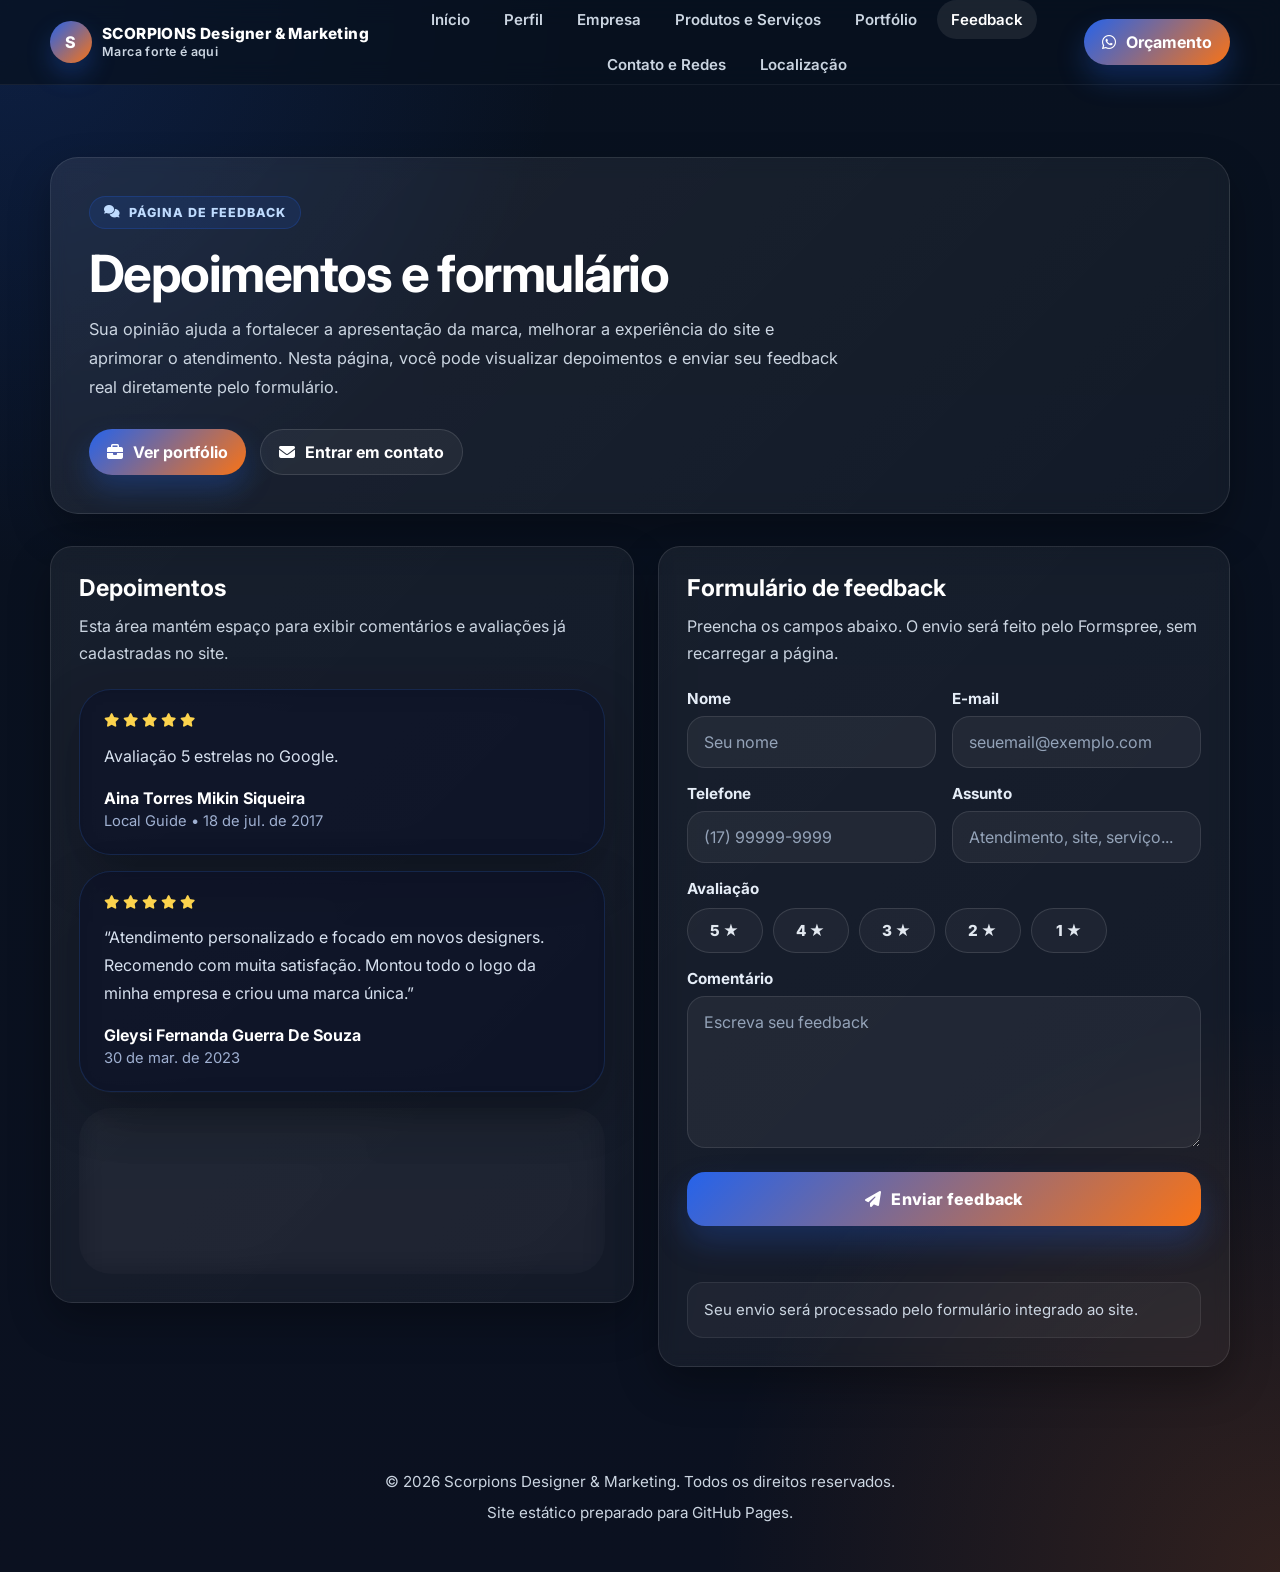
<file: feedback.html>
<!DOCTYPE html>
<html lang="pt-BR">
<head>
  <meta charset="UTF-8">
  <meta name="viewport" content="width=device-width, initial-scale=1.0">
  <title>Feedback | Scorpions Designer & Marketing</title>
  <meta name="description" content="Envie seu feedback para a Scorpions Designer & Marketing.">

  <link rel="preconnect" href="https://fonts.googleapis.com">
  <link rel="preconnect" href="https://fonts.gstatic.com" crossorigin>
  <link href="https://fonts.googleapis.com/css2?family=Inter:wght@400;500;600;700;800&display=swap" rel="stylesheet">
  <link rel="stylesheet" href="https://cdnjs.cloudflare.com/ajax/libs/font-awesome/6.5.2/css/all.min.css">
  <link rel="stylesheet" href="assets/css/styles.css">

  <style>
    :root {
      --fb-bg: #0b1120;
      --fb-surface: rgba(255, 255, 255, 0.06);
      --fb-surface-2: rgba(255, 255, 255, 0.04);
      --fb-border: rgba(255, 255, 255, 0.10);
      --fb-text: #ffffff;
      --fb-muted: #cbd5e1;
      --fb-muted-2: #94a3b8;
      --fb-primary: #2563eb;
      --fb-primary-2: #f97316;
      --fb-shadow: 0 18px 42px rgba(0, 0, 0, 0.30);
      --fb-radius: 22px;
      --fb-shell: 1180px;
    }

    * { box-sizing: border-box; }
    html { scroll-behavior: smooth; }

    body {
      margin: 0;
      font-family: "Inter", sans-serif;
      color: var(--fb-text);
      background:
        radial-gradient(circle at top left, rgba(37, 99, 235, 0.18), transparent 28%),
        radial-gradient(circle at bottom right, rgba(249, 115, 22, 0.16), transparent 28%),
        linear-gradient(180deg, #08111f 0%, #0b1120 100%);
      min-height: 100vh;
    }

    a {
      color: inherit;
      text-decoration: none;
    }

    .fb-shell {
      width: min(100% - 32px, var(--fb-shell));
      margin: 0 auto;
    }

    .fb-topbar {
      position: sticky;
      top: 0;
      z-index: 100;
      backdrop-filter: blur(12px);
      -webkit-backdrop-filter: blur(12px);
      background: rgba(8, 17, 31, 0.72);
      border-bottom: 1px solid rgba(255, 255, 255, 0.06);
    }

    .fb-topbar-inner {
      display: flex;
      align-items: center;
      justify-content: space-between;
      gap: 18px;
      min-height: 78px;
    }

    .fb-brand {
      display: flex;
      align-items: center;
      gap: 10px;
      font-weight: 800;
      letter-spacing: 0.4px;
      white-space: nowrap;
    }

    .fb-brand-mark {
      display: inline-flex;
      width: 42px;
      height: 42px;
      align-items: center;
      justify-content: center;
      border-radius: 50%;
      background: linear-gradient(135deg, var(--fb-primary), var(--fb-primary-2));
      box-shadow: 0 12px 25px rgba(37, 99, 235, 0.28);
      font-size: 1rem;
      font-weight: 800;
    }

    .fb-brand-text {
      display: flex;
      flex-direction: column;
      line-height: 1;
    }

    .fb-brand-text strong {
      font-size: 0.96rem;
      font-weight: 800;
    }

    .fb-brand-text span {
      font-size: 0.78rem;
      color: var(--fb-muted);
      font-weight: 600;
      margin-top: 5px;
    }

    .fb-nav {
      display: flex;
      align-items: center;
      justify-content: center;
      gap: 6px;
      flex-wrap: wrap;
    }

    .fb-nav a {
      padding: 10px 14px;
      border-radius: 999px;
      color: var(--fb-muted);
      font-size: 0.94rem;
      font-weight: 600;
      transition: 0.25s ease;
    }

    .fb-nav a:hover,
    .fb-nav a.fb-active {
      color: #fff;
      background: rgba(255, 255, 255, 0.08);
    }

    .fb-cta,
    .fb-submit {
      display: inline-flex;
      align-items: center;
      justify-content: center;
      gap: 10px;
      border: 0;
      background: linear-gradient(135deg, var(--fb-primary), var(--fb-primary-2));
      color: #fff;
      font-weight: 700;
      transition: 0.25s ease;
    }

    .fb-cta {
      min-height: 46px;
      padding: 0 18px;
      border-radius: 999px;
      box-shadow: 0 14px 28px rgba(37, 99, 235, 0.28);
      white-space: nowrap;
    }

    .fb-cta:hover,
    .fb-submit:hover {
      transform: translateY(-1px);
      filter: brightness(1.04);
    }

    .fb-hero {
      padding: 72px 0 32px;
    }

    .fb-hero-card,
    .fb-card {
      border: 1px solid var(--fb-border);
      box-shadow: var(--fb-shadow);
      backdrop-filter: blur(8px);
      -webkit-backdrop-filter: blur(8px);
    }

    .fb-hero-card {
      position: relative;
      overflow: hidden;
      padding: 38px;
      border-radius: 28px;
      background: linear-gradient(135deg, rgba(255,255,255,0.08), rgba(255,255,255,0.04));
    }

    .fb-kicker {
      display: inline-flex;
      align-items: center;
      gap: 8px;
      padding: 8px 14px;
      border-radius: 999px;
      background: rgba(37, 99, 235, 0.12);
      border: 1px solid rgba(37, 99, 235, 0.24);
      color: #bfdbfe;
      font-size: 0.78rem;
      font-weight: 800;
      letter-spacing: 1px;
      text-transform: uppercase;
      margin-bottom: 18px;
    }

    .fb-hero h1 {
      margin: 0 0 14px;
      font-size: clamp(2rem, 4vw, 3.4rem);
      line-height: 1.05;
      letter-spacing: -0.03em;
    }

    .fb-hero p,
    .fb-card-text,
    .fb-note,
    .fb-empty-review,
    .fb-footer {
      color: var(--fb-muted);
      line-height: 1.7;
    }

    .fb-hero p {
      margin: 0;
      max-width: 760px;
      font-size: 1.02rem;
      line-height: 1.8;
    }

    .fb-hero-actions {
      display: flex;
      flex-wrap: wrap;
      gap: 14px;
      margin-top: 26px;
    }

    .fb-btn-secondary {
      display: inline-flex;
      align-items: center;
      gap: 10px;
      min-height: 46px;
      padding: 0 18px;
      border-radius: 999px;
      border: 1px solid rgba(255, 255, 255, 0.12);
      background: rgba(255, 255, 255, 0.05);
      color: #fff;
      font-weight: 700;
      transition: 0.25s ease;
    }

    .fb-btn-secondary:hover {
      background: rgba(255, 255, 255, 0.09);
      transform: translateY(-1px);
    }

    .fb-main {
      padding-bottom: 70px;
    }

    .fb-grid {
      display: grid;
      grid-template-columns: 1.02fr 1fr;
      gap: 24px;
      align-items: start;
    }

    .fb-card {
      padding: 28px;
      border-radius: var(--fb-radius);
      background: linear-gradient(135deg, var(--fb-surface), var(--fb-surface-2));
    }

    .fb-card h2 {
      margin: 0 0 10px;
      font-size: 1.45rem;
      line-height: 1.2;
    }

    .fb-card-text {
      margin: 0 0 22px;
    }

    .fb-reviews-grid {
      display: grid;
      gap: 16px;
    }

    .fb-empty-review {
      padding: 18px;
      border-radius: 18px;
      background: rgba(255,255,255,0.04);
      border: 1px dashed rgba(255,255,255,0.12);
    }

    .fb-form-grid {
      display: grid;
      grid-template-columns: 1fr 1fr;
      gap: 16px;
    }

    .fb-field {
      display: flex;
      flex-direction: column;
      gap: 8px;
      margin-bottom: 16px;
    }

    .fb-field label {
      font-size: 0.95rem;
      font-weight: 700;
      color: #e5edf7;
    }

    .fb-input,
    .fb-textarea {
      width: 100%;
      padding: 15px 16px;
      border-radius: 18px;
      border: 1px solid rgba(255, 255, 255, 0.10);
      background: rgba(255, 255, 255, 0.05);
      color: #fff;
      font: inherit;
      outline: none;
      transition: 0.25s ease;
    }

    .fb-input::placeholder,
    .fb-textarea::placeholder {
      color: var(--fb-muted-2);
    }

    .fb-input:focus,
    .fb-textarea:focus {
      border-color: rgba(37, 99, 235, 0.60);
      box-shadow: 0 0 0 4px rgba(37, 99, 235, 0.14);
      transform: translateY(-1px);
    }

    .fb-textarea {
      resize: vertical;
      min-height: 150px;
    }

    .fb-rating-group {
      display: flex;
      flex-wrap: wrap;
      gap: 10px;
      margin-top: 2px;
    }

    .fb-rating-pill {
      position: relative;
      cursor: pointer;
    }

    .fb-rating-pill input {
      position: absolute;
      opacity: 0;
      pointer-events: none;
    }

    .fb-rating-pill span {
      display: inline-flex;
      align-items: center;
      justify-content: center;
      min-width: 76px;
      padding: 12px 14px;
      border-radius: 999px;
      background: rgba(255, 255, 255, 0.04);
      border: 1px solid rgba(255, 255, 255, 0.12);
      color: #e2e8f0;
      font-weight: 800;
      transition: 0.25s ease;
    }

    .fb-rating-pill input:checked + span {
      color: #fff;
      border-color: transparent;
      background: linear-gradient(135deg, var(--fb-primary), var(--fb-primary-2));
      box-shadow: 0 14px 28px rgba(37, 99, 235, 0.24);
    }

    .fb-submit {
      width: 100%;
      min-height: 54px;
      margin-top: 8px;
      border-radius: 18px;
      font: inherit;
      font-weight: 800;
      letter-spacing: 0.2px;
      cursor: pointer;
      box-shadow: 0 16px 32px rgba(37, 99, 235, 0.25);
    }

    .fb-submit:disabled {
      opacity: 0.78;
      cursor: not-allowed;
      transform: none;
    }

    .fb-status {
      min-height: 24px;
      margin: 16px 0 0;
      color: var(--fb-muted);
      font-weight: 700;
      line-height: 1.5;
    }

    .fb-status.success { color: #86efac; }
    .fb-status.error { color: #fdba74; }

    .fb-note {
      margin-top: 16px;
      padding: 14px 16px;
      border-radius: 16px;
      background: rgba(255,255,255,0.04);
      border: 1px solid rgba(255,255,255,0.08);
      font-size: 0.94rem;
    }

    .fb-footer {
      padding: 26px 0 40px;
      text-align: center;
      font-size: 0.95rem;
    }

    .fb-footer p { margin: 6px 0; }

    @media (max-width: 1080px) {
      .fb-topbar-inner {
        flex-direction: column;
        justify-content: center;
        padding: 18px 0;
      }

      .fb-nav {
        justify-content: center;
      }
    }

    @media (max-width: 900px) {
      .fb-grid {
        grid-template-columns: 1fr;
      }
    }

    @media (max-width: 720px) {
      .fb-shell {
        width: min(100% - 20px, var(--fb-shell));
      }

      .fb-hero {
        padding-top: 46px;
      }

      .fb-hero-card,
      .fb-card {
        padding: 22px 18px;
      }

      .fb-form-grid {
        grid-template-columns: 1fr;
        gap: 0;
      }

      .fb-nav {
        gap: 2px;
      }

      .fb-nav a {
        padding: 9px 11px;
        font-size: 0.88rem;
      }

      .fb-cta {
        width: 100%;
      }

      .fb-rating-pill span {
        min-width: 64px;
        padding: 11px 12px;
      }
    }
  </style>
</head>
<body>
  <header class="fb-topbar">
    <div class="fb-shell fb-topbar-inner">
      <a class="fb-brand" href="index.html" aria-label="Scorpions Designer & Marketing">
        <span class="fb-brand-mark">S</span>
        <span class="fb-brand-text">
          <strong>SCORPIONS Designer & Marketing</strong>
          <span>Marca forte é aqui</span>
        </span>
      </a>

      <nav class="fb-nav" aria-label="Navegação principal">
        <a href="index.html">Início</a>
        <a href="perfil.html">Perfil</a>
        <a href="empresa.html">Empresa</a>
        <a href="servicos.html">Produtos e Serviços</a>
        <a href="portfolio.html">Portfólio</a>
        <a href="feedback.html" class="fb-active">Feedback</a>
        <a href="contato-redes.html">Contato e Redes</a>
        <a href="localizacao.html">Localização</a>
      </nav>

      <a class="fb-cta" href="https://wa.me/5517981059612?text=Ol%C3%A1%2C%20gostaria%20de%20pedir%20um%20or%C3%A7amento." target="_blank" rel="noopener noreferrer">
        <i class="fa-brands fa-whatsapp"></i>
        Orçamento
      </a>
    </div>
  </header>

  <main class="fb-main">
    <section class="fb-hero">
      <div class="fb-shell">
        <div class="fb-hero-card">
          <div class="fb-kicker">
            <i class="fa-solid fa-comments"></i>
            Página de Feedback
          </div>

          <h1>Depoimentos e formulário</h1>
          <p>
            Sua opinião ajuda a fortalecer a apresentação da marca, melhorar a experiência do site
            e aprimorar o atendimento. Nesta página, você pode visualizar depoimentos e enviar seu
            feedback real diretamente pelo formulário.
          </p>

          <div class="fb-hero-actions">
            <a class="fb-cta" href="portfolio.html">
              <i class="fa-solid fa-briefcase"></i>
              Ver portfólio
            </a>

            <a class="fb-btn-secondary" href="contato-redes.html">
              <i class="fa-solid fa-envelope"></i>
              Entrar em contato
            </a>
          </div>
        </div>
      </div>
    </section>

    <section>
      <div class="fb-shell">
        <div class="fb-grid">
          <article class="fb-card">
            <h2>Depoimentos</h2>
            <p class="fb-card-text">
              Esta área mantém espaço para exibir comentários e avaliações já cadastradas no site.
            </p>

            <div id="reviews-grid" class="fb-reviews-grid">
              <div class="fb-empty-review">Carregando depoimentos...</div>
            </div>
          </article>

          <article class="fb-card">
            <h2>Formulário de feedback</h2>
            <p class="fb-card-text">
              Preencha os campos abaixo. O envio será feito pelo Formspree, sem recarregar a página.
            </p>

            <form id="feedback-form" class="fb-form" action="https://formspree.io/f/xnjoknje" method="POST">
              <input type="hidden" name="_subject" value="Novo feedback - Scorpions Designer & Marketing">

              <div class="fb-form-grid">
                <div class="fb-field">
                  <label for="nome">Nome</label>
                  <input class="fb-input" id="nome" name="nome" type="text" placeholder="Seu nome" required>
                </div>

                <div class="fb-field">
                  <label for="email">E-mail</label>
                  <input class="fb-input" id="email" name="email" type="email" placeholder="seuemail@exemplo.com" required>
                </div>
              </div>

              <div class="fb-form-grid">
                <div class="fb-field">
                  <label for="telefone">Telefone</label>
                  <input class="fb-input" id="telefone" name="telefone" type="text" placeholder="(17) 99999-9999">
                </div>

                <div class="fb-field">
                  <label for="assunto">Assunto</label>
                  <input class="fb-input" id="assunto" name="assunto" type="text" placeholder="Atendimento, site, serviço..." required>
                </div>
              </div>

              <div class="fb-field">
                <label>Avaliação</label>
                <div class="fb-rating-group" role="radiogroup" aria-label="Avaliação">
                  <label class="fb-rating-pill"><input type="radio" name="nota" value="5" required><span>5 ★</span></label>
                  <label class="fb-rating-pill"><input type="radio" name="nota" value="4" required><span>4 ★</span></label>
                  <label class="fb-rating-pill"><input type="radio" name="nota" value="3" required><span>3 ★</span></label>
                  <label class="fb-rating-pill"><input type="radio" name="nota" value="2" required><span>2 ★</span></label>
                  <label class="fb-rating-pill"><input type="radio" name="nota" value="1" required><span>1 ★</span></label>
                </div>
              </div>

              <div class="fb-field">
                <label for="mensagem">Comentário</label>
                <textarea class="fb-textarea" id="mensagem" name="mensagem" rows="6" placeholder="Escreva seu feedback" required></textarea>
              </div>

              <button type="submit" class="fb-submit" id="feedback-submit-btn">
                <i class="fa-solid fa-paper-plane"></i>
                Enviar feedback
              </button>

              <p id="feedback-status" class="fb-status" aria-live="polite"></p>

              <div class="fb-note">
                Seu envio será processado pelo formulário integrado ao site.
              </div>
            </form>
          </article>
        </div>
      </div>
    </section>
  </main>

  <footer class="fb-footer">
    <div class="fb-shell">
      <p>© 2026 Scorpions Designer & Marketing. Todos os direitos reservados.</p>
      <p>Site estático preparado para GitHub Pages.</p>
    </div>
  </footer>

  <script src="assets/js/site.js"></script>
  <script>
    (function () {
      const reviewsGrid = document.getElementById("reviews-grid");
      const feedbackForm = document.getElementById("feedback-form");
      const feedbackStatus = document.getElementById("feedback-status");
      const feedbackSubmitBtn = document.getElementById("feedback-submit-btn");
      const phoneInput = document.getElementById("telefone");

      if (typeof renderReviews === "function") {
        try {
          renderReviews("reviews-grid");
        } catch (error) {
          if (reviewsGrid) {
            reviewsGrid.innerHTML = '<div class="fb-empty-review">Não foi possível carregar os depoimentos automaticamente nesta versão da página.</div>';
          }
        }
      } else if (reviewsGrid) {
        reviewsGrid.innerHTML = '<div class="fb-empty-review">A grade de depoimentos está pronta. Se quiser, depois eu também posso te entregar uma versão com depoimentos fixos já embutidos no HTML.</div>';
      }

      if (phoneInput) {
        phoneInput.addEventListener("input", function (e) {
          let value = e.target.value.replace(/\D/g, "").slice(0, 11);

          if (value.length > 10) {
            value = value.replace(/^(\d{2})(\d{5})(\d{0,4}).*/, "($1) $2-$3");
          } else if (value.length > 6) {
            value = value.replace(/^(\d{2})(\d{4})(\d{0,4}).*/, "($1) $2-$3");
          } else if (value.length > 2) {
            value = value.replace(/^(\d{2})(\d{0,5})/, "($1) $2");
          } else if (value.length > 0) {
            value = value.replace(/^(\d*)/, "($1");
          }

          e.target.value = value;
        });
      }

      if (feedbackForm) {
        feedbackForm.addEventListener("submit", async function (event) {
          event.preventDefault();

          feedbackStatus.className = "fb-status";
          feedbackStatus.textContent = "Enviando feedback...";
          feedbackSubmitBtn.disabled = true;
          feedbackSubmitBtn.innerHTML = '<i class="fa-solid fa-spinner fa-spin"></i> Enviando...';

          try {
            const response = await fetch(feedbackForm.action, {
              method: "POST",
              body: new FormData(feedbackForm),
              headers: { "Accept": "application/json" }
            });

            if (response.ok) {
              feedbackStatus.className = "fb-status success";
              feedbackStatus.textContent = "Feedback enviado com sucesso.";
              feedbackForm.reset();
            } else {
              const data = await response.json().catch(() => null);
              const errorMessage =
                data && data.errors && data.errors.length
                  ? data.errors.map((item) => item.message).join(" ")
                  : "Não foi possível enviar agora. Tente novamente.";

              feedbackStatus.className = "fb-status error";
              feedbackStatus.textContent = errorMessage;
            }
          } catch (error) {
            feedbackStatus.className = "fb-status error";
            feedbackStatus.textContent = "Erro de conexão. Verifique sua internet e tente novamente.";
          } finally {
            feedbackSubmitBtn.disabled = false;
            feedbackSubmitBtn.innerHTML = '<i class="fa-solid fa-paper-plane"></i> Enviar feedback';
          }
        });
      }
    })();
  </script>
</body>
</html>
</file>
<file: assets/css/styles.css>
:root{
  --bg:#050816;
  --bg-soft:#0a1024;
  --card:rgba(10,16,36,.72);
  --line:rgba(59,130,246,.18);
  --text:#f8fafc;
  --muted:#9fb0d1;
  --primary:#2563eb;
  --primary-2:#f97316;
  --accent:#fb923c;
  --success:#22c55e;
}
*{box-sizing:border-box;scroll-behavior:smooth}
body{
  margin:0;
  font-family:'Inter',system-ui,sans-serif;
  color:var(--text);
  background:
    radial-gradient(circle at top left, rgba(34,211,238,.08), transparent 28%),
    radial-gradient(circle at top right, rgba(59,130,246,.10), transparent 30%),
    linear-gradient(180deg, #040712 0%, #07101f 35%, #040712 100%);
}
a{text-decoration:none;color:inherit}
img{max-width:100%;display:block}
.noise{
  position:fixed;inset:0;pointer-events:none;opacity:.04;
  background-image:radial-gradient(#fff .5px, transparent .5px);
  background-size:14px 14px;z-index:60;mix-blend-mode:soft-light;
}
.site-header{
  position:sticky;top:0;z-index:50;
  border-bottom:1px solid rgba(255,255,255,.08);
  background:rgba(4,7,18,.78);
  backdrop-filter:blur(16px);
}
.container{max-width:1200px;margin:0 auto;padding:0 20px}
.navbar{min-height:80px;display:flex;align-items:center;justify-content:space-between;gap:20px}
.brand{display:flex;align-items:center;gap:12px;min-width:0}
.brand img{height:48px;width:auto}
.brand-title{font-weight:900;letter-spacing:.25em;font-size:.95rem;line-height:1}
.brand-sub{font-size:.86rem;color:var(--muted)}
.nav-links{display:flex;flex-wrap:wrap;gap:18px;align-items:center;justify-content:center}
.nav-links a{color:#cbd5e1;font-size:.95rem;transition:.25s}
.nav-links a:hover,.nav-links a.active{color:#fff}
.nav-actions{display:flex;align-items:center;gap:12px}
.btn,.btn-ghost{
  display:inline-flex;align-items:center;gap:10px;
  padding:14px 22px;border-radius:999px;font-weight:700;transition:.25s;
}
.btn{
  background:linear-gradient(135deg,var(--primary),var(--primary-2));
  box-shadow:0 12px 24px rgba(59,130,246,.25);
}
.btn:hover{filter:brightness(1.08)}
.btn-ghost{border:1px solid rgba(255,255,255,.14);color:#e2e8f0}
.btn-ghost:hover{border-color:rgba(249,115,22,.35);color:#fff}
.section{padding:88px 0}
.section-tight{padding:60px 0}
.hero{
  position:relative;overflow:hidden;min-height:calc(100vh - 80px);
  display:flex;align-items:center;
}
.hero::before{
  content:"";position:absolute;inset:0;z-index:-3;
  background:
    linear-gradient(180deg, rgba(4,7,18,.76), rgba(4,7,18,.96)),
    url('https://images.unsplash.com/photo-1516321318423-f06f85e504b3?q=80&w=1600&auto=format&fit=crop') center/cover no-repeat;
}
.hero::after{
  content:"";position:absolute;right:-10%;bottom:-18%;z-index:-2;
  width:min(58vw,760px);aspect-ratio:1;
  background:radial-gradient(circle, rgba(249,115,22,.18), transparent 60%);
  filter:blur(40px);
}
.logo-watermark{
  position:absolute;inset:0;display:grid;place-items:center;opacity:.10;pointer-events:none;z-index:-1;
}
.logo-watermark img{width:min(82vw,900px);filter:drop-shadow(0 0 30px rgba(249,115,22,.22)) drop-shadow(0 0 18px rgba(37,99,235,.35))}
.hero-grid,.two-col,.three-col,.four-col,.cards-grid{display:grid;gap:24px}
.hero-grid{grid-template-columns:1.2fr .8fr;align-items:center;min-height:calc(100vh - 80px)}
.two-col{grid-template-columns:1fr 1fr}
.three-col{grid-template-columns:repeat(3,1fr)}
.four-col{grid-template-columns:repeat(4,1fr)}
.cards-grid{grid-template-columns:repeat(3,1fr)}
.glass{
  background:var(--card);backdrop-filter:blur(14px);
  border:1px solid var(--line);box-shadow:0 20px 50px rgba(0,0,0,.25);
  border-radius:32px;
}
.panel{padding:28px}
.badge{
  display:inline-flex;align-items:center;gap:8px;border-radius:999px;
  border:1px solid rgba(249,115,22,.24);background:linear-gradient(135deg, rgba(37,99,235,.18), rgba(249,115,22,.16));
  color:#fff7ed;padding:10px 16px;font-size:.9rem
}
.dot{width:8px;height:8px;border-radius:999px;background:var(--accent)}
.h1{font-size:clamp(2.6rem,5vw,4.7rem);font-weight:900;line-height:.95;margin:18px 0}
.h2{font-size:clamp(2rem,4vw,3.4rem);font-weight:900;line-height:1.02;margin:0 0 14px}
.h3{font-size:1.5rem;font-weight:800;margin:0 0 10px}
.lead{font-size:1.12rem;line-height:1.75;color:#d7e1ef}
.muted{color:var(--muted)}
.gradient-text{
  background:linear-gradient(90deg,#60a5fa,#fb923c);
  -webkit-background-clip:text;background-clip:text;color:transparent;
}
.glow-line{position:relative}
.glow-line::after{
  content:"";position:absolute;left:50%;bottom:-12px;transform:translateX(-50%);
  width:120px;height:4px;border-radius:999px;background:linear-gradient(90deg,var(--primary),var(--accent))
}
.kpis{display:grid;grid-template-columns:repeat(3,1fr);gap:16px;margin-top:32px}
.kpi{padding:22px}
.kpi strong{display:block;font-size:1.9rem}
.card-link,.service-card,.review-card,.portfolio-card{transition:.25s}
.card-link:hover,.service-card:hover,.review-card:hover,.portfolio-card:hover{
  transform:translateY(-6px);border-color:rgba(249,115,22,.35);box-shadow:0 18px 40px rgba(0,0,0,.28)
}
.card-link{padding:24px}
.section-header{max-width:760px;margin:0 auto 44px;text-align:center}
.profile-photo{
  aspect-ratio:1/1;border-radius:28px;overflow:hidden;background:#0b1229;
  border:1px solid rgba(148,163,184,.16)
}
.list-check{display:grid;gap:10px;color:#d8e3ef;padding:0;margin:0;list-style:none}
.list-check li{display:flex;gap:10px;align-items:flex-start}
.list-check i{color:var(--accent);margin-top:4px}
.service-card,.review-card,.mini-card,.location-card{padding:24px}
.portfolio-controls{display:flex;flex-wrap:wrap;gap:12px}
.filter-btn{
  border:1px solid rgba(255,255,255,.15);color:#e2e8f0;background:transparent;
  padding:12px 18px;border-radius:999px;cursor:pointer;transition:.25s
}
.filter-btn.active,.filter-btn:hover{background:linear-gradient(135deg, rgba(37,99,235,.26), rgba(249,115,22,.24));border-color:rgba(249,115,22,.35);color:#fff}
.portfolio-grid{display:grid;grid-template-columns:repeat(4,1fr);gap:20px}
.portfolio-media{
  aspect-ratio:4/5;overflow:hidden;border-radius:26px 26px 0 0;
  background:linear-gradient(135deg, rgba(15,23,42,.98), rgba(30,41,59,.95))
}
.portfolio-media img,.portfolio-media video,.portfolio-media iframe{width:100%;height:100%;border:0;display:block;object-fit:cover}
.portfolio-content{padding:16px 18px}
.portfolio-badge{
  position:absolute;top:12px;right:12px;background:rgba(3,7,18,.75);
  border:1px solid rgba(148,163,184,.22);color:#e2e8f0;border-radius:999px;font-size:.74rem;padding:8px 12px
}
.portfolio-card{overflow:hidden}
.portfolio-card .portfolio-media-wrap{position:relative}
.placeholder-card{opacity:.78}
.feedback-form{display:grid;gap:14px}
.field{display:grid;gap:8px}
.input,.textarea{
  width:100%;border-radius:20px;border:1px solid rgba(255,255,255,.10);
  background:rgba(255,255,255,.05);padding:14px 16px;color:#fff;outline:0
}
.input:focus,.textarea:focus{border-color:rgba(34,211,238,.4)}
.map-frame{width:100%;min-height:420px;border:0;border-radius:26px}
.footer{border-top:1px solid rgba(255,255,255,.08);background:rgba(0,0,0,.28)}
.footer-inner{padding:26px 0;display:flex;gap:12px;justify-content:space-between;align-items:center;color:#94a3b8;font-size:.95rem}
.whatsapp-float{
  position:fixed;right:20px;bottom:20px;z-index:70;width:58px;height:58px;border-radius:999px;
  display:grid;place-items:center;background:linear-gradient(135deg,#22c55e,#16a34a);
  box-shadow:0 16px 32px rgba(34,197,94,.35);color:white;font-size:1.6rem
}
.hero-actions{display:flex;flex-wrap:wrap;gap:14px}
.callout-list{display:grid;gap:14px}
.split-action{display:flex;flex-wrap:wrap;gap:14px;justify-content:space-between;align-items:flex-start}
.quick-nav{display:grid;grid-template-columns:repeat(3,1fr);gap:18px}
.small{font-size:.92rem}
.notice{padding:14px 16px;border-radius:18px;background:rgba(255,255,255,.05);border:1px solid rgba(255,255,255,.08);color:#d7e1ef}
.hidden-mobile{display:inline-flex}
@media (max-width:1100px){
  .hero-grid,.two-col,.three-col,.four-col,.cards-grid,.quick-nav,.portfolio-grid{grid-template-columns:1fr 1fr}
}
@media (max-width:820px){
  .nav-links{display:none}
  .hero-grid,.two-col,.three-col,.four-col,.cards-grid,.quick-nav,.portfolio-grid,.kpis{grid-template-columns:1fr}
  .hidden-mobile{display:none}
  .section{padding:72px 0}
  .panel,.service-card,.review-card,.mini-card,.location-card,.card-link{padding:22px}
  .footer-inner{flex-direction:column;text-align:center}
  .brand-title{font-size:.82rem}
}
.scorpions-header {
  width: 100%;
  background: #000;
}

.scorpions-header-bg {
  min-height: 360px;
  background: url("../header/cabecalho-scorpions.png") center center / cover no-repeat;
  display: flex;
  align-items: flex-end;
  justify-content: center;
  padding: 24px 20px 28px;
}

.scorpions-header-nav {
  display: flex;
  flex-wrap: wrap;
  justify-content: center;
  gap: 14px 16px;
  max-width: 1200px;
}

.scorpions-nav-btn {
  display: inline-flex;
  align-items: center;
  justify-content: center;
  min-height: 58px;
  padding: 0 26px;
  border-radius: 999px;
  font-weight: 800;
  font-size: 18px;
  text-decoration: none;
  color: #fff;
  transition: .2s;
}

.scorpions-nav-btn:hover {
  transform: translateY(-2px);
}

.scorpions-nav-btn.orange {
  background: #ff7a00;
}

.scorpions-nav-btn.blue {
  background: #1023ff;
}

.scorpions-nav-btn.black {
  background: #000;
  border: 2px solid rgba(255,255,255,0.35);
}

.scorpions-nav-btn.whatsapp {
  background: #12d84a;
}

@media (max-width: 820px) {
  .scorpions-header-bg {
    min-height: 280px;
    padding: 18px 14px 22px;
  }

  .scorpions-nav-btn {
    min-height: 48px;
    padding: 0 18px;
    font-size: 15px;
  }
}

@media (max-width: 560px) {
  .scorpions-nav-btn {
    width: calc(50% - 8px);
    min-width: 140px;
    padding: 12px 14px;
    text-align: center;
    line-height: 1.2;
  }
}
.scorpions-header {
  width: 100%;
  background: #000;
}

.scorpions-header-bg {
  width: 100%;
  height: 220px;
  background: url("../header/cabecalho-scorpions.png") center center / cover no-repeat;
}

.scorpions-header-menu {
  background: #000;
  padding: 14px 12px 18px;
  border-top: 1px solid rgba(255,255,255,0.08);
}

.scorpions-header-nav {
  display: flex;
  flex-wrap: wrap;
  justify-content: center;
  gap: 10px 12px;
  max-width: 1200px;
  margin: 0 auto;
}

.scorpions-nav-btn {
  display: inline-flex;
  align-items: center;
  justify-content: center;
  min-height: 44px;
  padding: 0 18px;
  border-radius: 999px;
  font-weight: 800;
  font-size: 15px;
  text-decoration: none;
  color: #fff;
  transition: .2s;
  white-space: nowrap;
}

.scorpions-nav-btn:hover {
  transform: translateY(-2px);
}

.scorpions-nav-btn.orange {
  background: #ff7a00;
}

.scorpions-nav-btn.blue {
  background: #1023ff;
}

.scorpions-nav-btn.black {
  background: #000;
  border: 2px solid rgba(255,255,255,0.35);
}

.scorpions-nav-btn.whatsapp {
  background: #12d84a;
}

@media (max-width: 820px) {
  .scorpions-header-bg {
    height: 170px;
  }

  .scorpions-nav-btn {
    min-height: 40px;
    padding: 0 14px;
    font-size: 14px;
  }
}

@media (max-width: 560px) {
  .scorpions-header-bg {
    height: 130px;
  }

  .scorpions-header-nav {
    gap: 8px;
  }

  .scorpions-nav-btn {
    width: calc(50% - 6px);
    min-width: 130px;
    white-space: normal;
    text-align: center;
    line-height: 1.2;
    padding: 10px 12px;
  }
}
</file>
